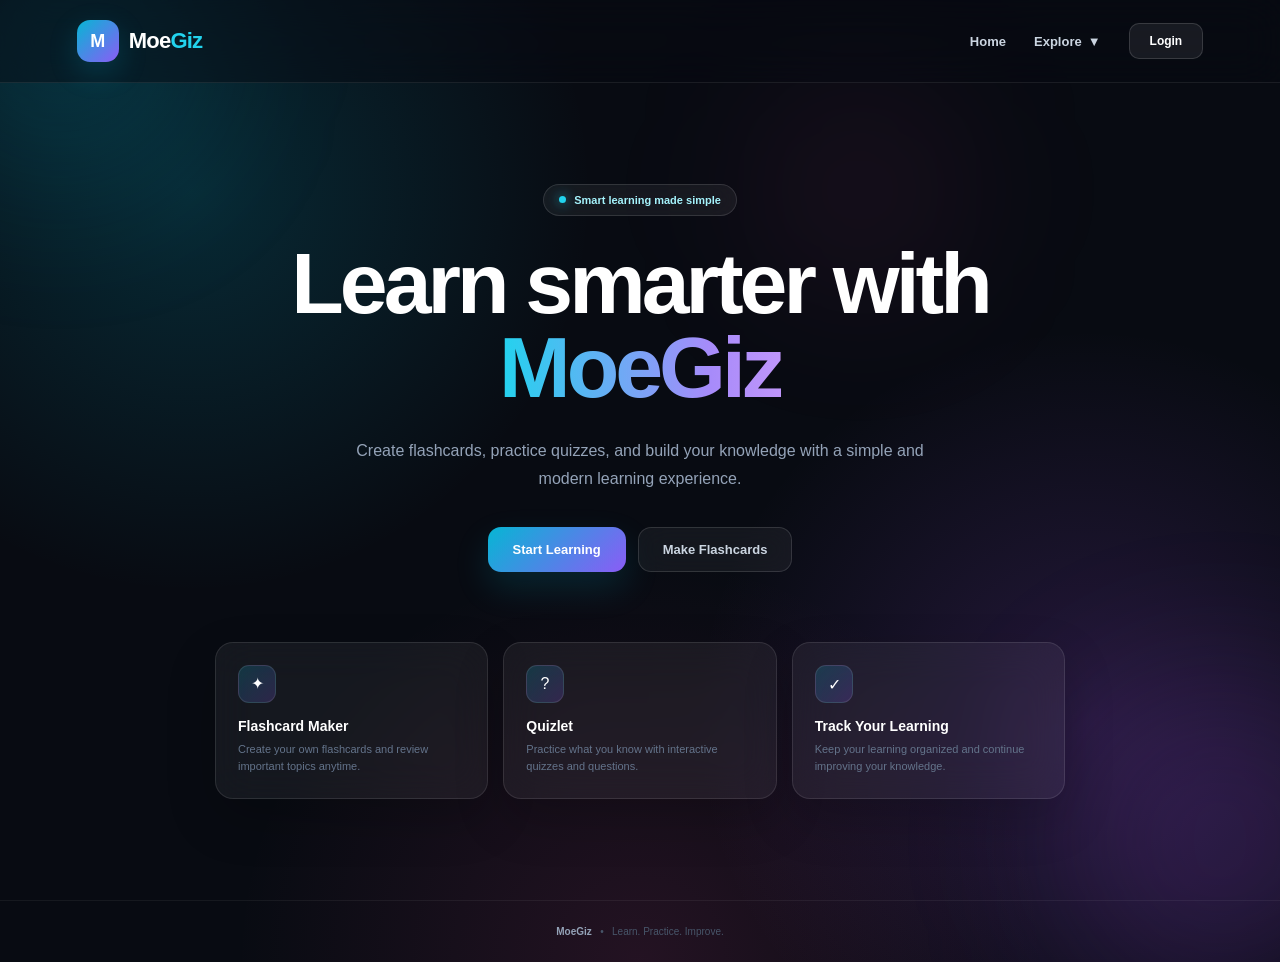
<file: homepage.html>
<!DOCTYPE html>
<html lang="en">

<head>

    <meta charset="UTF-8">

    <meta
        name="viewport"
        content="width=device-width, initial-scale=1.0"
    >

    <title>MoeGiz — Learning Platform</title>


    <style>

        /* ==============================
           RESET
        ============================== */

        * {
            margin: 0;
            padding: 0;
            box-sizing: border-box;
        }


        /* ==============================
           BODY
        ============================== */

        body {

            min-height: 100vh;

            font-family:
                Inter,
                -apple-system,
                BlinkMacSystemFont,
                "Segoe UI",
                sans-serif;

            color: #ffffff;

            background:

                radial-gradient(
                    circle at 15% 20%,
                    rgba(6, 182, 212, 0.18),
                    transparent 30%
                ),

                radial-gradient(
                    circle at 85% 75%,
                    rgba(168, 85, 247, 0.18),
                    transparent 30%
                ),

                radial-gradient(
                    circle at 50% 100%,
                    rgba(236, 72, 153, 0.12),
                    transparent 35%
                ),

                #080b12;

            overflow-x: hidden;

        }


        /* ==============================
           BACKGROUND ORBS
        ============================== */

        .orb {

            position: fixed;

            border-radius: 50%;

            filter: blur(80px);

            pointer-events: none;

            z-index: 0;

        }


        .orb.one {

            width: 280px;
            height: 280px;

            background:
                rgba(6, 182, 212, 0.16);

            top: -100px;
            left: -80px;

            animation:
                orbMoveOne 8s ease-in-out infinite;

        }


        .orb.two {

            width: 320px;
            height: 320px;

            background:
                rgba(168, 85, 247, 0.15);

            right: -100px;
            bottom: -100px;

            animation:
                orbMoveTwo 10s ease-in-out infinite;

        }


        .orb.three {

            width: 200px;
            height: 200px;

            background:
                rgba(236, 72, 153, 0.09);

            right: 25%;
            top: 10%;

            animation:
                orbMoveThree 7s ease-in-out infinite;

        }


        /* ==============================
           NAVBAR
        ============================== */

        .navbar {

            position: relative;

            z-index: 10;

            width: 100%;

            padding:
                20px 6%;

            display: flex;

            align-items: center;

            justify-content: space-between;

            border-bottom:
                1px solid
                rgba(255, 255, 255, 0.08);

            background:
                rgba(8, 11, 18, 0.45);

            backdrop-filter:
                blur(20px);

            -webkit-backdrop-filter:
                blur(20px);

        }


        /* ==============================
           LOGO
        ============================== */

        .logo {

            display: flex;

            align-items: center;

            gap: 10px;

            text-decoration: none;

            color: #ffffff;

        }


        .logo-icon {

            width: 42px;
            height: 42px;

            display: flex;

            align-items: center;

            justify-content: center;

            border-radius: 13px;

            background:
                linear-gradient(
                    135deg,
                    #06b6d4,
                    #8b5cf6
                );

            box-shadow:
                0 10px 30px
                rgba(6, 182, 212, 0.20);

            font-size: 18px;

            font-weight: 900;

            animation:
                logoFloat 3s ease-in-out infinite;

        }


        .logo-name {

            font-size: 22px;

            font-weight: 900;

            letter-spacing: -0.8px;

        }


        .logo-name span {

            color: #22d3ee;

        }


        /* ==============================
           NAVIGATION
        ============================== */

        .nav-links {

            display: flex;

            align-items: center;

            gap: 28px;

        }


        .nav-link {

            color: #cbd5e1;

            text-decoration: none;

            font-size: 13px;

            font-weight: 700;

            transition:
                0.2s ease;

        }


        .nav-link:hover {

            color: #ffffff;

        }


        /* ==============================
           EXPLORE
        ============================== */

        .explore {

            position: relative;

        }


        .explore-button {

            display: flex;

            align-items: center;

            gap: 6px;

            border: 0;

            background: transparent;

            color: #cbd5e1;

            font-size: 13px;

            font-weight: 700;

            cursor: pointer;

        }


        .explore-button:hover {

            color: #ffffff;

        }


        .arrow {

            transition:
                0.2s ease;

        }


        .explore:hover .arrow {

            transform:
                rotate(180deg);

        }


        .explore-menu {

            position: absolute;

            top: 35px;

            left: -30px;

            width: 210px;

            padding: 8px;

            border-radius: 16px;

            background:
                rgba(15, 23, 42, 0.88);

            border:
                1px solid
                rgba(255, 255, 255, 0.12);

            box-shadow:
                0 25px 60px
                rgba(0, 0, 0, 0.45);

            backdrop-filter:
                blur(24px);

            -webkit-backdrop-filter:
                blur(24px);

            opacity: 0;

            visibility: hidden;

            transform:
                translateY(-8px);

            transition:
                0.2s ease;

        }


        .explore:hover .explore-menu {

            opacity: 1;

            visibility: visible;

            transform:
                translateY(0);

        }


        .explore-item {

            display: block;

            padding: 13px;

            border-radius: 11px;

            text-decoration: none;

            color: #cbd5e1;

            transition:
                0.2s ease;

        }


        .explore-item:hover {

            background:
                rgba(255, 255, 255, 0.08);

            color: #ffffff;

        }


        .explore-item strong {

            display: block;

            margin-bottom: 3px;

            font-size: 13px;

        }


        .explore-item small {

            color: #64748b;

            font-size: 10px;

        }


        /* ==============================
           LOGIN
        ============================== */

        .login-button {

            padding:
                10px 20px;

            border-radius: 10px;

            border:
                1px solid
                rgba(255, 255, 255, 0.14);

            background:
                rgba(255, 255, 255, 0.07);

            color: #ffffff;

            text-decoration: none;

            font-size: 12px;

            font-weight: 800;

            transition:
                0.2s ease;

        }


        .login-button:hover {

            background:
                rgba(255, 255, 255, 0.13);

            transform:
                translateY(-2px);

        }


        /* ==============================
           HERO
        ============================== */

        .hero {

            position: relative;

            z-index: 2;

            min-height:
                calc(100vh - 83px);

            display: flex;

            align-items: center;

            justify-content: center;

            padding:
                80px 20px;

        }


        .hero-content {

            width: 100%;

            max-width: 900px;

            text-align: center;

        }


        /* ==============================
           BADGE
        ============================== */

        .badge {

            display: inline-flex;

            align-items: center;

            gap: 8px;

            padding:
                9px 15px;

            margin-bottom: 25px;

            border-radius: 999px;

            background:
                rgba(255, 255, 255, 0.06);

            border:
                1px solid
                rgba(255, 255, 255, 0.12);

            color: #a5f3fc;

            font-size: 11px;

            font-weight: 800;

            backdrop-filter:
                blur(15px);

            animation:
                badgeFloat 3s ease-in-out infinite;

        }


        .badge-dot {

            width: 7px;
            height: 7px;

            border-radius: 50%;

            background: #22d3ee;

            box-shadow:
                0 0 12px
                rgba(34, 211, 238, 0.8);

            animation:
                dotPulse 2s ease-in-out infinite;

        }


        /* ==============================
           HERO TITLE
        ============================== */

        .hero h1 {

            max-width: 850px;

            margin: auto;

            font-size:
                clamp(48px, 8vw, 86px);

            line-height:
                0.98;

            letter-spacing:
                -4px;

            font-weight:
                900;

            animation:
                heroFloat 4s ease-in-out infinite;

        }


        /* ==============================
           MOVING MOEGIZ GRADIENT
        ============================== */

        .hero h1 span {

            display: inline-block;

            background:

                linear-gradient(
                    90deg,
                    #22d3ee,
                    #a78bfa,
                    #f0abfc,
                    #22d3ee,
                    #a78bfa
                );

            background-size:
                300% 100%;

            -webkit-background-clip:
                text;

            -webkit-text-fill-color:
                transparent;

            background-clip:
                text;

            animation:
                gradientMove 4s linear infinite;

        }


        /* ==============================
           DESCRIPTION
        ============================== */

        .hero-description {

            max-width: 600px;

            margin:
                28px auto 0;

            color: #94a3b8;

            font-size: 16px;

            line-height: 1.7;

            animation:
                descriptionFloat 4s ease-in-out infinite;

        }


        /* ==============================
           BUTTONS
        ============================== */

        .hero-buttons {

            display: flex;

            align-items: center;

            justify-content: center;

            gap: 12px;

            margin-top: 35px;

        }


        .primary-button {

            display: inline-flex;

            align-items: center;

            justify-content: center;

            padding:
                15px 25px;

            border-radius: 13px;

            background:
                linear-gradient(
                    135deg,
                    #06b6d4,
                    #8b5cf6
                );

            color: #ffffff;

            text-decoration: none;

            font-size: 13px;

            font-weight: 800;

            box-shadow:
                0 15px 35px
                rgba(6, 182, 212, 0.16);

            transition:
                0.2s ease;

        }


        .primary-button:hover {

            transform:
                translateY(-3px);

            filter:
                brightness(1.08);

        }


        .secondary-button {

            display: inline-flex;

            align-items: center;

            justify-content: center;

            padding:
                14px 24px;

            border-radius: 13px;

            border:
                1px solid
                rgba(255, 255, 255, 0.13);

            background:
                rgba(255, 255, 255, 0.05);

            color: #cbd5e1;

            text-decoration: none;

            font-size: 13px;

            font-weight: 800;

            backdrop-filter:
                blur(15px);

            transition:
                0.2s ease;

        }


        .secondary-button:hover {

            color: #ffffff;

            background:
                rgba(255, 255, 255, 0.09);

            transform:
                translateY(-3px);

        }


        /* ==============================
           FEATURES
        ============================== */

        .features {

            display: grid;

            grid-template-columns:
                repeat(3, 1fr);

            gap: 15px;

            max-width: 850px;

            margin:
                70px auto 0;

        }


        .feature-card {

            padding: 22px;

            text-align: left;

            border-radius: 18px;

            background:
                rgba(255, 255, 255, 0.055);

            border:
                1px solid
                rgba(255, 255, 255, 0.10);

            backdrop-filter:
                blur(20px);

            -webkit-backdrop-filter:
                blur(20px);

            box-shadow:
                0 20px 50px
                rgba(0, 0, 0, 0.20);

            transition:
                0.25s ease;

        }


        .feature-card:hover {

            transform:
                translateY(-6px);

            background:
                rgba(255, 255, 255, 0.08);

            border-color:
                rgba(255, 255, 255, 0.16);

        }


        .feature-icon {

            width: 38px;
            height: 38px;

            display: flex;

            align-items: center;

            justify-content: center;

            margin-bottom: 15px;

            border-radius: 11px;

            background:
                linear-gradient(
                    135deg,
                    rgba(6, 182, 212, 0.20),
                    rgba(139, 92, 246, 0.20)
                );

            border:
                1px solid
                rgba(255, 255, 255, 0.10);

        }


        .feature-card h3 {

            margin-bottom: 7px;

            font-size: 14px;

        }


        .feature-card p {

            color: #64748b;

            font-size: 11px;

            line-height: 1.6;

        }


        /* ==============================
           FOOTER
        ============================== */

        .footer {

            position: relative;

            z-index: 2;

            padding:
                25px;

            text-align: center;

            color: #475569;

            font-size: 10px;

            border-top:
                1px solid
                rgba(255, 255, 255, 0.06);

        }


        .footer strong {

            color: #94a3b8;

        }


        /* ==============================
           ANIMATIONS
        ============================== */

        @keyframes heroFloat {

            0% {
                transform:
                    translateY(0px);
            }

            50% {
                transform:
                    translateY(-10px);
            }

            100% {
                transform:
                    translateY(0px);
            }

        }


        @keyframes gradientMove {

            0% {
                background-position:
                    0% 50%;
            }

            50% {
                background-position:
                    100% 50%;
            }

            100% {
                background-position:
                    0% 50%;
            }

        }


        @keyframes descriptionFloat {

            0% {
                transform:
                    translateY(0px);
            }

            50% {
                transform:
                    translateY(-4px);
            }

            100% {
                transform:
                    translateY(0px);
            }

        }


        @keyframes badgeFloat {

            0% {
                transform:
                    translateY(0px);
            }

            50% {
                transform:
                    translateY(-5px);
            }

            100% {
                transform:
                    translateY(0px);
            }

        }


        @keyframes dotPulse {

            0% {
                transform:
                    scale(1);

                opacity: 1;
            }

            50% {
                transform:
                    scale(1.4);

                opacity: 0.6;
            }

            100% {
                transform:
                    scale(1);

                opacity: 1;
            }

        }


        @keyframes logoFloat {

            0% {
                transform:
                    translateY(0px)
                    rotate(0deg);
            }

            50% {
                transform:
                    translateY(-4px)
                    rotate(3deg);
            }

            100% {
                transform:
                    translateY(0px)
                    rotate(0deg);
            }

        }


        @keyframes orbMoveOne {

            0% {
                transform:
                    translate(0, 0);
            }

            50% {
                transform:
                    translate(50px, 30px);
            }

            100% {
                transform:
                    translate(0, 0);
            }

        }


        @keyframes orbMoveTwo {

            0% {
                transform:
                    translate(0, 0);
            }

            50% {
                transform:
                    translate(-50px, -40px);
            }

            100% {
                transform:
                    translate(0, 0);
            }

        }


        @keyframes orbMoveThree {

            0% {
                transform:
                    translate(0, 0);
            }

            50% {
                transform:
                    translate(-30px, 40px);
            }

            100% {
                transform:
                    translate(0, 0);
            }

        }


        /* ==============================
           MOBILE
        ============================== */

        @media (max-width: 760px) {

            .navbar {

                padding:
                    16px 20px;

            }


            .nav-links {

                gap: 12px;

            }


            .nav-link {

                display: none;

            }


            .explore-menu {

                left: auto;

                right: 0;

            }


            .login-button {

                padding:
                    9px 14px;

            }


            .hero {

                padding:
                    60px 18px;

            }


            .hero h1 {

                font-size:
                    clamp(42px, 13vw, 65px);

                letter-spacing:
                    -2.5px;

            }


            .hero-description {

                font-size: 14px;

            }


            .hero-buttons {

                flex-direction:
                    column;

            }


            .primary-button,
            .secondary-button {

                width: 220px;

            }


            .features {

                grid-template-columns:
                    1fr;

                max-width:
                    400px;

            }

        }

    </style>

</head>


<body>


    <!-- BACKGROUND -->

    <div class="orb one"></div>

    <div class="orb two"></div>

    <div class="orb three"></div>


    <!-- NAVBAR -->

    <header class="navbar">


        <!-- MOEGIZ LOGO -->

        <a
            href="homepage.html"
            class="logo"
        >

            <div class="logo-icon">
                M
            </div>

            <div class="logo-name">
                Moe<span>Giz</span>
            </div>

        </a>


        <!-- NAVIGATION -->

        <nav class="nav-links">


            <!-- HOME -->

            <a
                href="homepage.html"
                class="nav-link"
            >
                Home
            </a>


            <!-- EXPLORE -->

            <div class="explore">

                <button
                    class="explore-button"
                    type="button"
                >

                    Explore

                    <span class="arrow">
                        ▼
                    </span>

                </button>


                <div class="explore-menu">


                    <!-- FLASHCARD MAKER -->

                    <a
                        href="flashcard-maker.html"
                        class="explore-item"
                    >

                        <strong>
                            Flashcard Maker
                        </strong>

                        <small>
                            Create and study flashcards
                        </small>

                    </a>


                    <!-- QUIZLET -->

                    <a
                        href="quizlet.html"
                        class="explore-item"
                    >

                        <strong>
                            Quizlet
                        </strong>

                        <small>
                            Practice with quizzes
                        </small>

                    </a>


                </div>

            </div>


            <!-- LOGIN -->

            <a
                href="account.html"
                class="login-button"
            >
                Login
            </a>


        </nav>

    </header>


    <!-- HERO -->

    <main class="hero">


        <div class="hero-content">


            <!-- BADGE -->

            <div class="badge">

                <span class="badge-dot"></span>

                Smart learning made simple

            </div>


            <!-- MOVING TITLE -->

            <h1>

                Learn smarter with

                <span>
                    MoeGiz
                </span>

            </h1>


            <!-- DESCRIPTION -->

            <p class="hero-description">

                Create flashcards, practice quizzes,
                and build your knowledge with a
                simple and modern learning experience.

            </p>


            <!-- BUTTONS -->

            <div class="hero-buttons">


                <!-- START LEARNING -->

                <a
                    href="account.html"
                    class="primary-button"
                >

                    Start Learning

                </a>


                <!-- FLASHCARD MAKER -->

                <a
                    href="flashcard-maker.html"
                    class="secondary-button"
                >

                    Make Flashcards

                </a>


            </div>


            <!-- FEATURES -->

            <section class="features">


                <!-- FLASHCARD -->

                <div class="feature-card">


                    <div class="feature-icon">
                        ✦
                    </div>


                    <h3>
                        Flashcard Maker
                    </h3>


                    <p>

                        Create your own flashcards
                        and review important topics
                        anytime.

                    </p>


                </div>


                <!-- QUIZLET -->

                <div class="feature-card">


                    <div class="feature-icon">
                        ?
                    </div>


                    <h3>
                        Quizlet
                    </h3>


                    <p>

                        Practice what you know with
                        interactive quizzes and
                        questions.

                    </p>


                </div>


                <!-- TRACK -->

                <div class="feature-card">


                    <div class="feature-icon">
                        ✓
                    </div>


                    <h3>
                        Track Your Learning
                    </h3>


                    <p>

                        Keep your learning organized
                        and continue improving your
                        knowledge.

                    </p>


                </div>


            </section>


        </div>

    </main>


    <!-- FOOTER -->

    <footer class="footer">

        <strong>
            MoeGiz
        </strong>

        &nbsp; • &nbsp;

        Learn. Practice. Improve.

    </footer>


</body>

</html>
</file>
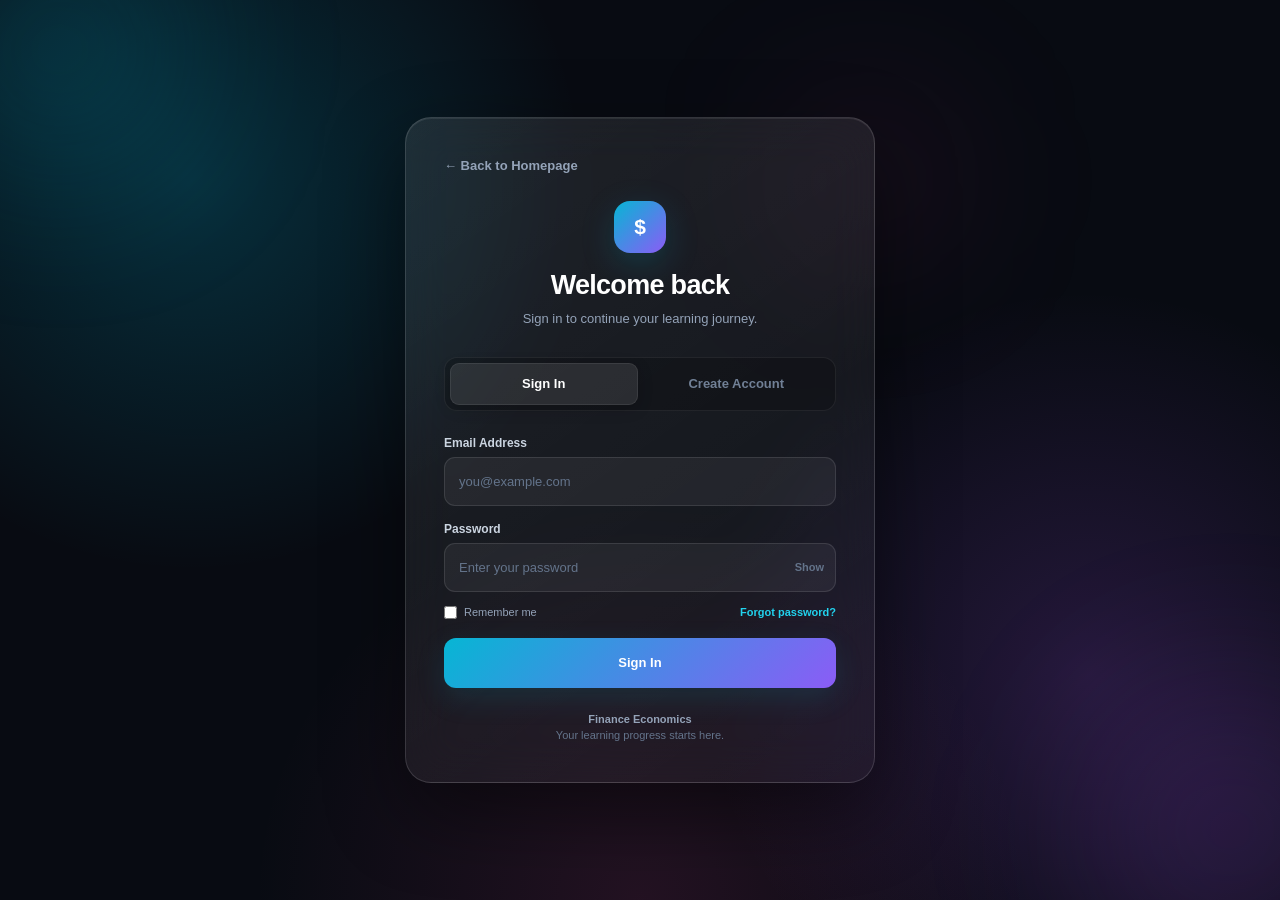
<file: login.html>
<!DOCTYPE html>
<html lang="en">
<head>
    <meta charset="UTF-8">
    <meta name="viewport" content="width=device-width, initial-scale=1.0">

    <title>Finance Economics — Account</title>

    <style>
        /* =====================================================
           RESET
        ===================================================== */

        * {
            margin: 0;
            padding: 0;
            box-sizing: border-box;
        }


        /* =====================================================
           PAGE
        ===================================================== */

        body {
            min-height: 100vh;

            font-family:
                Inter,
                -apple-system,
                BlinkMacSystemFont,
                "Segoe UI",
                sans-serif;

            color: #ffffff;

            background:
                radial-gradient(
                    circle at 15% 20%,
                    rgba(0, 212, 255, 0.18),
                    transparent 30%
                ),
                radial-gradient(
                    circle at 85% 75%,
                    rgba(168, 85, 247, 0.18),
                    transparent 30%
                ),
                radial-gradient(
                    circle at 50% 100%,
                    rgba(236, 72, 153, 0.12),
                    transparent 35%
                ),
                #080b12;

            display: flex;
            align-items: center;
            justify-content: center;

            padding: 30px 20px;

            overflow-x: hidden;
        }


        /* =====================================================
           BACKGROUND BLOBS
        ===================================================== */

        .orb {
            position: fixed;

            border-radius: 50%;

            filter: blur(80px);

            pointer-events: none;

            z-index: 0;
        }

        .orb.one {
            width: 260px;
            height: 260px;

            background: rgba(6, 182, 212, 0.16);

            top: -80px;
            left: -70px;
        }

        .orb.two {
            width: 300px;
            height: 300px;

            background: rgba(168, 85, 247, 0.14);

            right: -100px;
            bottom: -80px;
        }

        .orb.three {
            width: 180px;
            height: 180px;

            background: rgba(236, 72, 153, 0.09);

            right: 25%;
            top: 10%;
        }


        /* =====================================================
           AUTH CONTAINER
        ===================================================== */

        .auth-wrapper {
            position: relative;

            z-index: 2;

            width: 100%;
            max-width: 470px;
        }


        /* =====================================================
           GLASS CARD
        ===================================================== */

        .glass-card {
            width: 100%;

            padding: 38px;

            border-radius: 26px;

            background:
                linear-gradient(
                    145deg,
                    rgba(255, 255, 255, 0.095),
                    rgba(255, 255, 255, 0.035)
                );

            border:
                1px solid
                rgba(255, 255, 255, 0.14);

            box-shadow:
                0 30px 80px
                rgba(0, 0, 0, 0.45),

                inset 0 1px 0
                rgba(255, 255, 255, 0.08);

            backdrop-filter: blur(24px);

            -webkit-backdrop-filter: blur(24px);
        }


        /* =====================================================
           BACK HOME
        ===================================================== */

        .back-home {
            display: inline-flex;

            align-items: center;

            gap: 8px;

            margin-bottom: 28px;

            color: #94a3b8;

            text-decoration: none;

            font-size: 13px;

            font-weight: 600;

            transition: 0.2s ease;
        }

        .back-home:hover {
            color: #ffffff;

            transform: translateX(-3px);
        }


        /* =====================================================
           HEADER
        ===================================================== */

        .header {
            text-align: center;

            margin-bottom: 28px;
        }

        .logo-mark {
            width: 52px;
            height: 52px;

            margin: 0 auto 17px;

            display: flex;
            align-items: center;
            justify-content: center;

            border-radius: 16px;

            background:
                linear-gradient(
                    135deg,
                    #06b6d4,
                    #8b5cf6
                );

            box-shadow:
                0 10px 35px
                rgba(6, 182, 212, 0.2);

            font-size: 21px;
            font-weight: 900;
        }

        .header h1 {
            font-size: 27px;

            font-weight: 800;

            letter-spacing: -0.7px;

            margin-bottom: 8px;
        }

        .header p {
            color: #94a3b8;

            font-size: 13px;

            line-height: 1.5;
        }


        /* =====================================================
           TABS
        ===================================================== */

        .tabs {
            display: grid;

            grid-template-columns: 1fr 1fr;

            gap: 5px;

            padding: 5px;

            margin-bottom: 25px;

            border-radius: 13px;

            background:
                rgba(0, 0, 0, 0.20);

            border:
                1px solid
                rgba(255, 255, 255, 0.07);
        }

        .tab {
            height: 42px;

            border: 0;

            border-radius: 9px;

            background: transparent;

            color: #718096;

            font-size: 13px;

            font-weight: 700;

            cursor: pointer;

            transition: 0.2s ease;
        }

        .tab:hover {
            color: #ffffff;
        }

        .tab.active {
            color: #ffffff;

            background:
                rgba(255, 255, 255, 0.10);

            box-shadow:
                0 4px 15px
                rgba(0, 0, 0, 0.18);

            border:
                1px solid
                rgba(255, 255, 255, 0.08);
        }


        /* =====================================================
           FORM
        ===================================================== */

        .form {
            display: flex;

            flex-direction: column;

            gap: 16px;
        }

        .field {
            display: flex;

            flex-direction: column;

            gap: 7px;
        }

        .field label {
            color: #cbd5e1;

            font-size: 12px;

            font-weight: 700;
        }

        .input-wrapper {
            position: relative;
        }

        .input {
            width: 100%;

            height: 49px;

            padding:
                0 14px;

            border-radius: 11px;

            border:
                1px solid
                rgba(255, 255, 255, 0.11);

            outline: none;

            background:
                rgba(255, 255, 255, 0.055);

            color: #ffffff;

            font-size: 13px;

            transition: 0.2s ease;
        }

        .input::placeholder {
            color: #64748b;
        }

        .input:focus {
            border-color:
                rgba(34, 211, 238, 0.65);

            background:
                rgba(255, 255, 255, 0.075);

            box-shadow:
                0 0 0 3px
                rgba(34, 211, 238, 0.08);
        }

        .password-input {
            padding-right: 65px;
        }

        .show-password {
            position: absolute;

            right: 12px;
            top: 50%;

            transform: translateY(-50%);

            border: 0;

            background: transparent;

            color: #64748b;

            font-size: 11px;

            font-weight: 700;

            cursor: pointer;
        }

        .show-password:hover {
            color: #ffffff;
        }


        /* =====================================================
           CHECKBOX / FORGOT
        ===================================================== */

        .form-options {
            display: flex;

            align-items: center;

            justify-content: space-between;

            margin-top: -2px;
        }

        .remember {
            display: flex;

            align-items: center;

            gap: 7px;

            color: #94a3b8;

            font-size: 11px;
        }

        .remember input {
            accent-color: #06b6d4;
        }

        .forgot {
            border: 0;

            background: transparent;

            color: #22d3ee;

            font-size: 11px;

            font-weight: 700;

            cursor: pointer;
        }


        /* =====================================================
           SUBMIT BUTTON
        ===================================================== */

        .submit-btn {
            width: 100%;

            height: 50px;

            margin-top: 3px;

            border: 0;

            border-radius: 12px;

            background:
                linear-gradient(
                    135deg,
                    #06b6d4,
                    #8b5cf6
                );

            color: white;

            font-size: 13px;

            font-weight: 800;

            cursor: pointer;

            box-shadow:
                0 10px 30px
                rgba(6, 182, 212, 0.13);

            transition:
                transform 0.2s ease,
                box-shadow 0.2s ease,
                filter 0.2s ease;
        }

        .submit-btn:hover {
            transform: translateY(-2px);

            filter: brightness(1.08);

            box-shadow:
                0 15px 35px
                rgba(6, 182, 212, 0.20);
        }

        .submit-btn:active {
            transform: translateY(0);
        }


        /* =====================================================
           MESSAGE
        ===================================================== */

        .message {
            display: none;

            padding: 11px 13px;

            border-radius: 10px;

            font-size: 12px;

            line-height: 1.4;

            font-weight: 600;
        }

        .message.show {
            display: block;
        }

        .message.error {
            color: #fda4af;

            background:
                rgba(244, 63, 94, 0.10);

            border:
                1px solid
                rgba(244, 63, 94, 0.20);
        }

        .message.success {
            color: #6ee7b7;

            background:
                rgba(16, 185, 129, 0.10);

            border:
                1px solid
                rgba(16, 185, 129, 0.20);
        }


        /* =====================================================
           BOTTOM
        ===================================================== */

        .bottom-text {
            text-align: center;

            margin-top: 23px;

            color: #64748b;

            font-size: 11px;

            line-height: 1.5;
        }

        .bottom-text strong {
            color: #94a3b8;
        }


        /* =====================================================
           SIGNUP ONLY FIELDS
        ===================================================== */

        .signup-only {
            display: none;
        }


        /* =====================================================
           MOBILE
        ===================================================== */

        @media (max-width: 540px) {

            body {
                padding: 18px 14px;
            }

            .glass-card {
                padding: 27px 21px;

                border-radius: 22px;
            }

            .header h1 {
                font-size: 24px;
            }

            .back-home {
                margin-bottom: 23px;
            }
        }

    </style>
</head>


<body>

    <!-- Background decoration -->

    <div class="orb one"></div>
    <div class="orb two"></div>
    <div class="orb three"></div>


    <main class="auth-wrapper">

        <section class="glass-card">


            <!-- Back to homepage -->

            <a
                href="homepage.html"
                class="back-home"
            >
                ← Back to Homepage
            </a>


            <!-- Header -->

            <div class="header">

                <div class="logo-mark">
                    $
                </div>

                <h1 id="pageTitle">
                    Welcome back
                </h1>

                <p id="pageSubtitle">
                    Sign in to continue your learning journey.
                </p>

            </div>


            <!-- Tabs -->

            <div class="tabs">

                <button
                    type="button"
                    id="loginTab"
                    class="tab active"
                >
                    Sign In
                </button>

                <button
                    type="button"
                    id="signupTab"
                    class="tab"
                >
                    Create Account
                </button>

            </div>


            <!-- Form -->

            <form
                class="form"
                id="authForm"
                autocomplete="on"
            >


                <!-- Name -->

                <div
                    class="field signup-only"
                    id="nameGroup"
                >

                    <label for="name">
                        Full Name
                    </label>

                    <input
                        class="input"
                        id="name"
                        type="text"
                        placeholder="Enter your full name"
                        autocomplete="name"
                    >

                </div>


                <!-- Email -->

                <div class="field">

                    <label for="email">
                        Email Address
                    </label>

                    <input
                        class="input"
                        id="email"
                        type="email"
                        placeholder="you@example.com"
                        autocomplete="email"
                        required
                    >

                </div>


                <!-- Password -->

                <div class="field">

                    <label for="password">
                        Password
                    </label>

                    <div class="input-wrapper">

                        <input
                            class="input password-input"
                            id="password"
                            type="password"
                            placeholder="Enter your password"
                            autocomplete="current-password"
                            required
                        >

                        <button
                            type="button"
                            class="show-password"
                            id="passwordToggle"
                        >
                            Show
                        </button>

                    </div>

                </div>


                <!-- Confirm password -->

                <div
                    class="field signup-only"
                    id="confirmGroup"
                >

                    <label for="confirmPassword">
                        Confirm Password
                    </label>

                    <div class="input-wrapper">

                        <input
                            class="input password-input"
                            id="confirmPassword"
                            type="password"
                            placeholder="Confirm your password"
                            autocomplete="new-password"
                        >

                    </div>

                </div>


                <!-- Login options -->

                <div
                    class="form-options"
                    id="loginOptions"
                >

                    <label class="remember">

                        <input
                            type="checkbox"
                            id="remember"
                        >

                        Remember me

                    </label>

                    <button
                        type="button"
                        class="forgot"
                        id="forgotButton"
                    >
                        Forgot password?
                    </button>

                </div>


                <!-- Message -->

                <div
                    class="message"
                    id="message"
                ></div>


                <!-- Submit -->

                <button
                    type="submit"
                    class="submit-btn"
                    id="submitButton"
                >
                    Sign In
                </button>

            </form>


            <div class="bottom-text">

                <strong>Finance Economics</strong>

                <br>

                Your learning progress starts here.

            </div>

        </section>

    </main>


    <script>

        /* =====================================================
           MODE
        ===================================================== */

        let currentMode = "login";


        /* =====================================================
           ELEMENTS
        ===================================================== */

        const form =
            document.getElementById("authForm");

        const loginTab =
            document.getElementById("loginTab");

        const signupTab =
            document.getElementById("signupTab");

        const pageTitle =
            document.getElementById("pageTitle");

        const pageSubtitle =
            document.getElementById("pageSubtitle");

        const submitButton =
            document.getElementById("submitButton");

        const nameGroup =
            document.getElementById("nameGroup");

        const confirmGroup =
            document.getElementById("confirmGroup");

        const loginOptions =
            document.getElementById("loginOptions");

        const password =
            document.getElementById("password");

        const passwordToggle =
            document.getElementById("passwordToggle");

        const message =
            document.getElementById("message");


        /* =====================================================
           MESSAGE
        ===================================================== */

        function showMessage(text, type) {

            message.textContent = text;

            message.className =
                "message show " + type;

        }


        function clearMessage() {

            message.textContent = "";

            message.className =
                "message";

        }


        /* =====================================================
           LOGIN MODE
        ===================================================== */

        function setLoginMode() {

            currentMode = "login";

            clearMessage();

            loginTab.classList.add("active");

            signupTab.classList.remove("active");

            pageTitle.textContent =
                "Welcome back";

            pageSubtitle.textContent =
                "Sign in to continue your learning journey.";

            nameGroup.style.display =
                "none";

            confirmGroup.style.display =
                "none";

            loginOptions.style.display =
                "flex";

            submitButton.textContent =
                "Sign In";

            password.setAttribute(
                "autocomplete",
                "current-password"
            );

        }


        /* =====================================================
           CREATE ACCOUNT MODE
        ===================================================== */

        function setSignupMode() {

            currentMode = "signup";

            clearMessage();

            loginTab.classList.remove("active");

            signupTab.classList.add("active");

            pageTitle.textContent =
                "Create your account";

            pageSubtitle.textContent =
                "Create an account to save your learning progress.";

            nameGroup.style.display =
                "flex";

            confirmGroup.style.display =
                "flex";

            loginOptions.style.display =
                "none";

            submitButton.textContent =
                "Create Account";

            password.setAttribute(
                "autocomplete",
                "new-password"
            );

        }


        loginTab.addEventListener(
            "click",
            setLoginMode
        );


        signupTab.addEventListener(
            "click",
            setSignupMode
        );


        /* =====================================================
           SHOW / HIDE PASSWORD
        ===================================================== */

        passwordToggle.addEventListener(
            "click",
            function() {

                if (
                    password.type ===
                    "password"
                ) {

                    password.type =
                        "text";

                    passwordToggle.textContent =
                        "Hide";

                } else {

                    password.type =
                        "password";

                    passwordToggle.textContent =
                        "Show";

                }

            }
        );


        /* =====================================================
           FORM SUBMISSION
        ===================================================== */

        form.addEventListener(
            "submit",
            function(event) {

                event.preventDefault();

                clearMessage();


                const name =
                    document
                        .getElementById("name")
                        .value
                        .trim();

                const email =
                    document
                        .getElementById("email")
                        .value
                        .trim()
                        .toLowerCase();

                const passwordValue =
                    password.value;

                const confirmPassword =
                    document
                        .getElementById(
                            "confirmPassword"
                        )
                        .value;


                /* ==============================
                   BASIC VALIDATION
                ============================== */

                if (!email) {

                    showMessage(
                        "Please enter your email address.",
                        "error"
                    );

                    return;

                }


                if (
                    !email.includes("@") ||
                    !email.includes(".")
                ) {

                    showMessage(
                        "Please enter a valid email address.",
                        "error"
                    );

                    return;

                }


                if (
                    passwordValue.length < 6
                ) {

                    showMessage(
                        "Your password must contain at least 6 characters.",
                        "error"
                    );

                    return;

                }


                /* ==============================
                   CREATE ACCOUNT
                ============================== */

                if (
                    currentMode ===
                    "signup"
                ) {

                    if (!name) {

                        showMessage(
                            "Please enter your full name.",
                            "error"
                        );

                        return;

                    }


                    if (
                        passwordValue !==
                        confirmPassword
                    ) {

                        showMessage(
                            "The passwords do not match.",
                            "error"
                        );

                        return;

                    }


                    const existingUser =
                        localStorage.getItem(
                            "financeEconomicsUser"
                        );


                    if (existingUser) {

                        const savedUser =
                            JSON.parse(
                                existingUser
                            );

                        if (
                            savedUser.email ===
                            email
                        ) {

                            showMessage(
                                "An account with this email already exists. Please sign in.",
                                "error"
                            );

                            return;

                        }

                    }


                    const user = {

                        name: name,

                        email: email,

                        password: passwordValue

                    };


                    localStorage.setItem(
                        "financeEconomicsUser",
                        JSON.stringify(user)
                    );


                    showMessage(
                        "Account created successfully. You can now sign in.",
                        "success"
                    );


                    setTimeout(
                        function() {

                            setLoginMode();

                            document
                                .getElementById("email")
                                .value =
                                email;

                            password.value =
                                "";

                        },
                        1200
                    );


                    return;

                }


                /* ==============================
                   SIGN IN
                ============================== */

                const storedUser =
                    localStorage.getItem(
                        "financeEconomicsUser"
                    );


                if (!storedUser) {

                    showMessage(
                        "No account found. Please create an account first.",
                        "error"
                    );

                    return;

                }


                const user =
                    JSON.parse(
                        storedUser
                    );


                if (
                    user.email !==
                    email ||
                    user.password !==
                    passwordValue
                ) {

                    showMessage(
                        "Incorrect email or password.",
                        "error"
                    );

                    return;

                }


                /* ==============================
                   SUCCESS
                ============================== */

                localStorage.setItem(
                    "financeEconomicsLoggedIn",
                    "true"
                );


                showMessage(
                    "Signed in successfully. Redirecting...",
                    "success"
                );


                setTimeout(
                    function() {

                        window.location.href =
                            "index.html";

                    },
                    800
                );

            }
        );


        /* =====================================================
           FORGOT PASSWORD
        ===================================================== */

        document
            .getElementById("forgotButton")
            .addEventListener(
                "click",
                function() {

                    const email =
                        document
                            .getElementById("email")
                            .value
                            .trim();


                    if (!email) {

                        showMessage(
                            "Enter your email address first.",
                            "error"
                        );

                        return;

                    }


                    showMessage(
                        "Password recovery would be connected to your email service.",
                        "success"
                    );

                }
            );


        /* =====================================================
           INITIAL STATE
        ===================================================== */

        setLoginMode();

    </script>

</body>
</html>
</file>
